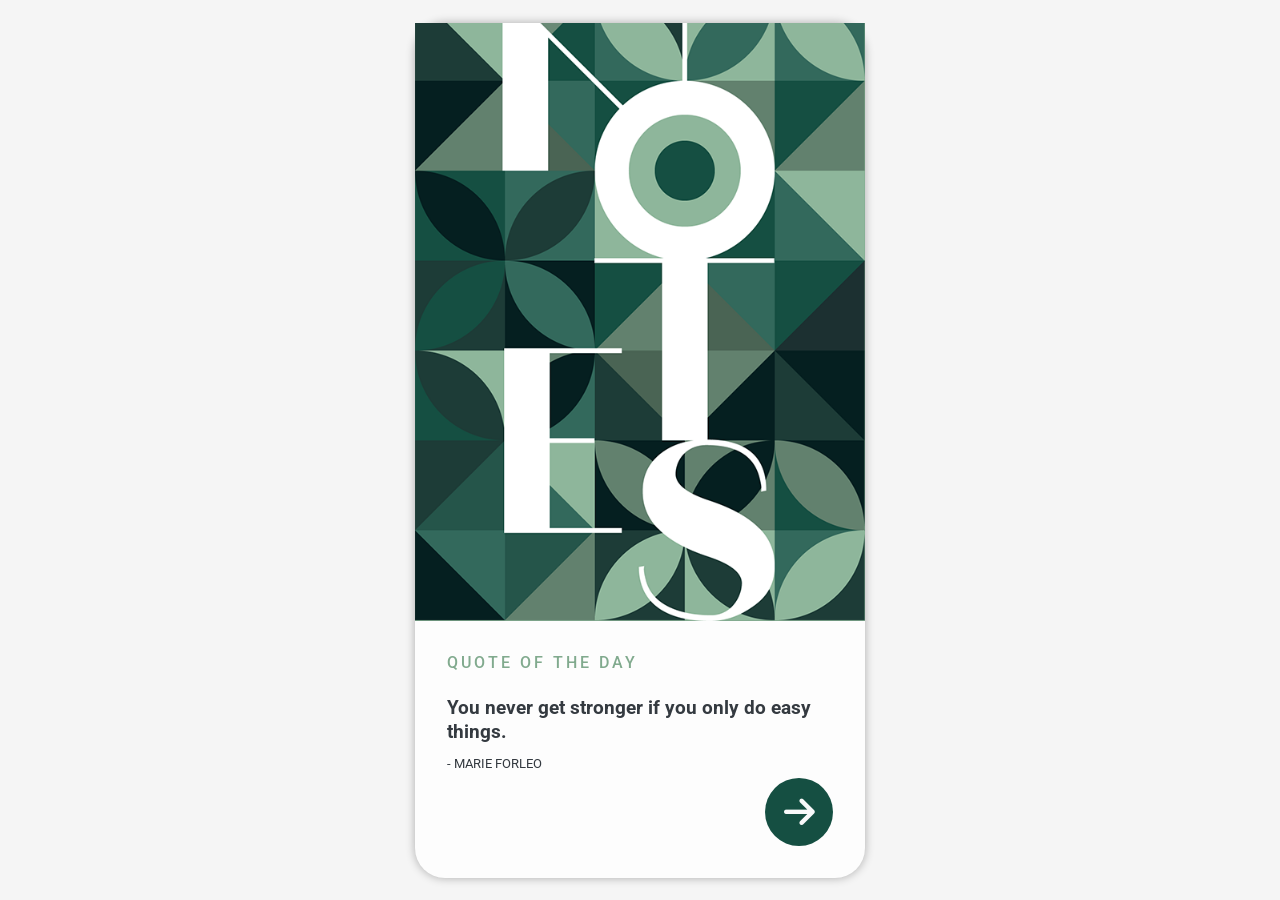
<file: 01.notes-app/index.html>
<!DOCTYPE html>
<html lang="el">
<head>
  <title>Notes | Μείνετε οργανωμένοι με το ψηφιακό σημειωματάριο</title>
  <meta charset="UTF-8">
  <meta name="viewport" content="width=device-width, initial-scale=1.0">
  <meta name="application-name" content="NOTES">
  <meta name="description" content="NOTES is a web app designed as a digital notepad for the users to write easily and quickly their thoughts, ideas and to-dos in the form of digital notes, helping them to stay organized and manage their tasks effectively.">
  <!-- Favicon -->
  <link rel="icon" href="./img/favicon.ico" sizes="16x16 32x32 48x48" type="image/x-icon">
  <link rel="icon" href="./img/favicon-16x16.png" sizes="16x16" type="image/png">
  <link rel="icon" href="./img/favicon-32x32.png" sizes="32x32" type="image/png">
  <link rel="apple-touch-icon" href="./img/apple-touch-icon-180x180.png" sizes="180x180" type="image/png">
  <link rel="icon" href="./img/android-chrome-192x192.png" sizes="192x192" type="image/png">
  <!-- Google font links -->
  <link rel="preconnect" href="https://fonts.googleapis.com">
  <link rel="preconnect" href="https://fonts.gstatic.com" crossorigin>
  <link rel="stylesheet" href="https://fonts.googleapis.com/css2?family=Roboto:ital,wght@0,100..900;1,100..900&display=swap">
  <!-- Fontawesome link -->
  <link rel="stylesheet" href="https://cdnjs.cloudflare.com/ajax/libs/font-awesome/6.6.0/css/all.min.css" integrity="sha512-Kc323vGBEqzTmouAECnVceyQqyqdsSiqLQISBL29aUW4U/M7pSPA/gEUZQqv1cwx4OnYxTxve5UMg5GT6L4JJg==" crossorigin="anonymous" referrerpolicy="no-referrer">
  <!-- Custom CSS links -->
  <link rel="stylesheet" href="./styles/main.css">
  <link rel="stylesheet" href="./styles/index.css">
</head>
<body>
  <div class="app-container">
    <!-- Hero image -->
    <div class="hero-img"></div>

    <!-- Quote -->
    <div class="quote-wrapper" lang="en">
      <p class="title">QUOTE OF THE DAY</p>
      <blockquote>
        <p id="quote" class="quote"></p>
      </blockquote>
      <p id="author" class="author"></p>
    </div>

    <!-- Next Button -->
    <div class="btn btn-next">
      <a href="./notes.html" title="Μετάβαση στις Σημειώσεις">
        <i class="fa-solid fa-arrow-right" aria-hidden="true"></i>
        <span class="visually-hidden">Μετάβαση στις Σημειώσεις</span>
      </a>
    </div>
  </div>

  <script src="./js/index.js"></script>
</body>
</html>
</file>
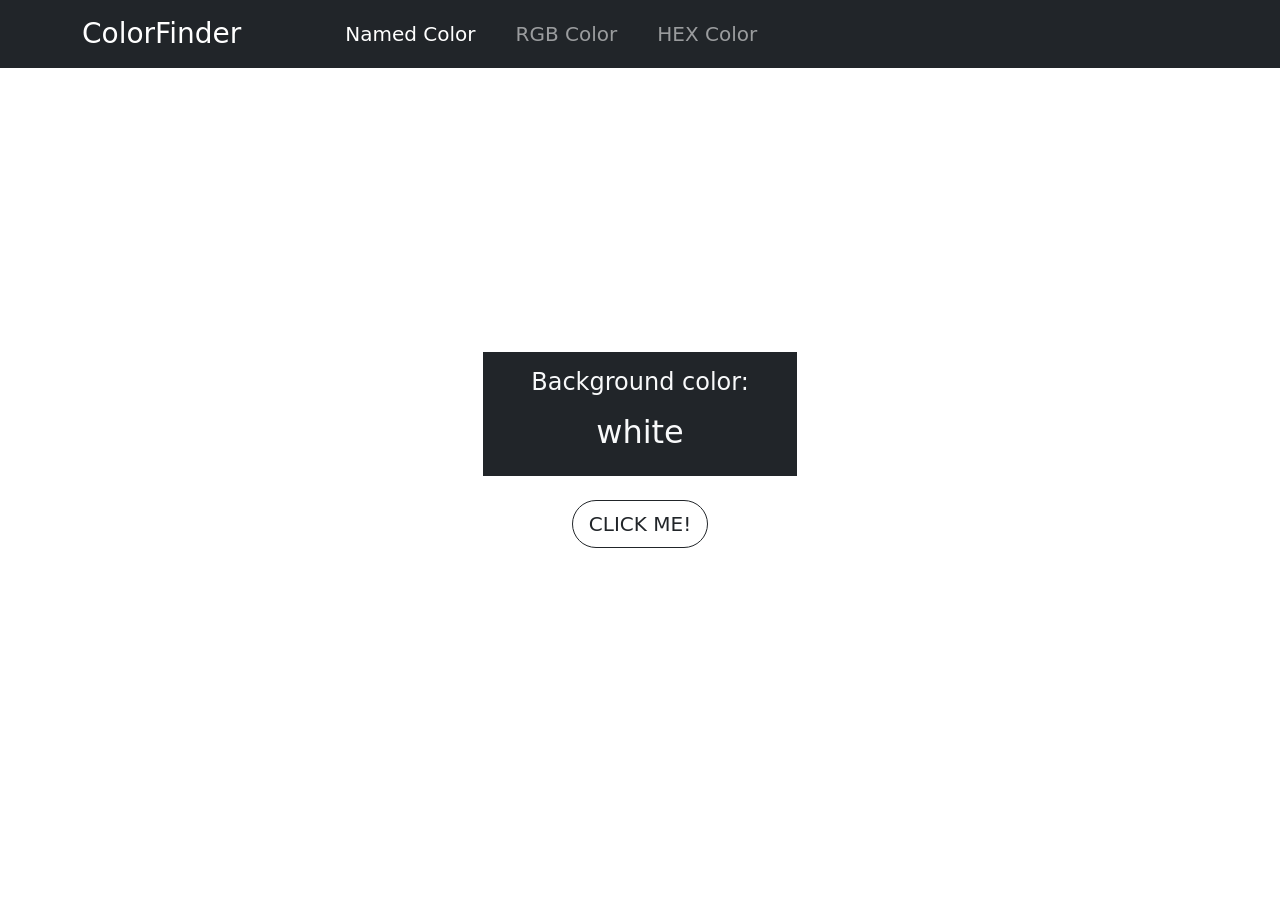
<file: 02.color-finder-app/index.html>
<!DOCTYPE html>
<html lang="en">
<head>
  <title>Color Finder</title>
  <meta charset="UTF-8">
  <meta name="viewport" content="width=device-width, initial-scale=1.0">
  <link rel="icon" href="./img/favicon.ico">
  <!-- Bootstrap link -->
  <link rel="stylesheet" href="https://cdn.jsdelivr.net/npm/bootstrap@5.3.8/dist/css/bootstrap.min.css" integrity="sha384-sRIl4kxILFvY47J16cr9ZwB07vP4J8+LH7qKQnuqkuIAvNWLzeN8tE5YBujZqJLB" crossorigin="anonymous">
</head>
<body>
  <header>
    <nav class="navbar navbar-expand-md navbar-dark bg-dark fixed-top" data-bs-theme="dark">
      <div class="container-md">
        <!-- Logo -->
        <a class="navbar-brand me-5 fs-3" href="#top" translate="no">
          Color<span class="fw-medium">Finder</span>
        </a>

        <!-- Toggle Button -->
        <button class="navbar-toggler" data-bs-toggle="collapse" data-bs-target="#navbarNavCollapsible">
          <span class="navbar-toggler-icon"></span>
        </button>

        <!-- Menu -->
        <div id="navbarNavCollapsible" class="collapse navbar-collapse">
          <ul class="navbar-nav ms-md-5 fs-5">
            <li class="nav-item me-4">
              <button class="nav-link active" data-mode="named" translate="no">Named Color</button>
            </li>
            <li class="nav-item me-4">
              <button class="nav-link" data-mode="rgb" translate="no">RGB Color</button>
            </li>
            <li class="nav-item me-4">
              <button class="nav-link" data-mode="hex" translate="no">HEX Color</button>
            </li>
          </ul>
        </div>
      </div>
    </nav>
  </header>

  <main>
    <div class="vh-100 d-flex flex-column gap-4 align-items-center justify-content-center">
      <div class="px-5 py-3 bg-dark text-light d-flex flex-column gap-2 align-items-center justify-content-center">
        <h1 class="h4">Background color:</h1>
        <p id="color" class="h2" translate="no">white</p>
      </div>
      <button id="clickMeBtn" class="btn btn-lg btn-outline-dark rounded-pill">CLICK ME!</button>
    </div>
  </main>

  <!-- Bootstrap JS link -->
  <script src="https://cdn.jsdelivr.net/npm/bootstrap@5.3.8/dist/js/bootstrap.bundle.min.js" integrity="sha384-FKyoEForCGlyvwx9Hj09JcYn3nv7wiPVlz7YYwJrWVcXK/BmnVDxM+D2scQbITxI" crossorigin="anonymous"></script>
  <!-- jQuery link -->
  <script src="https://cdn.jsdelivr.net/npm/jquery@3.7.1/dist/jquery.min.js" integrity="sha256-/JqT3SQfawRcv/BIHPThkBvs0OEvtFFmqPF/lYI/Cxo=" crossorigin="anonymous"></script>
  <!-- Custom JS -->
  <script src="./main.js"></script>
</body>
</html>
</file>
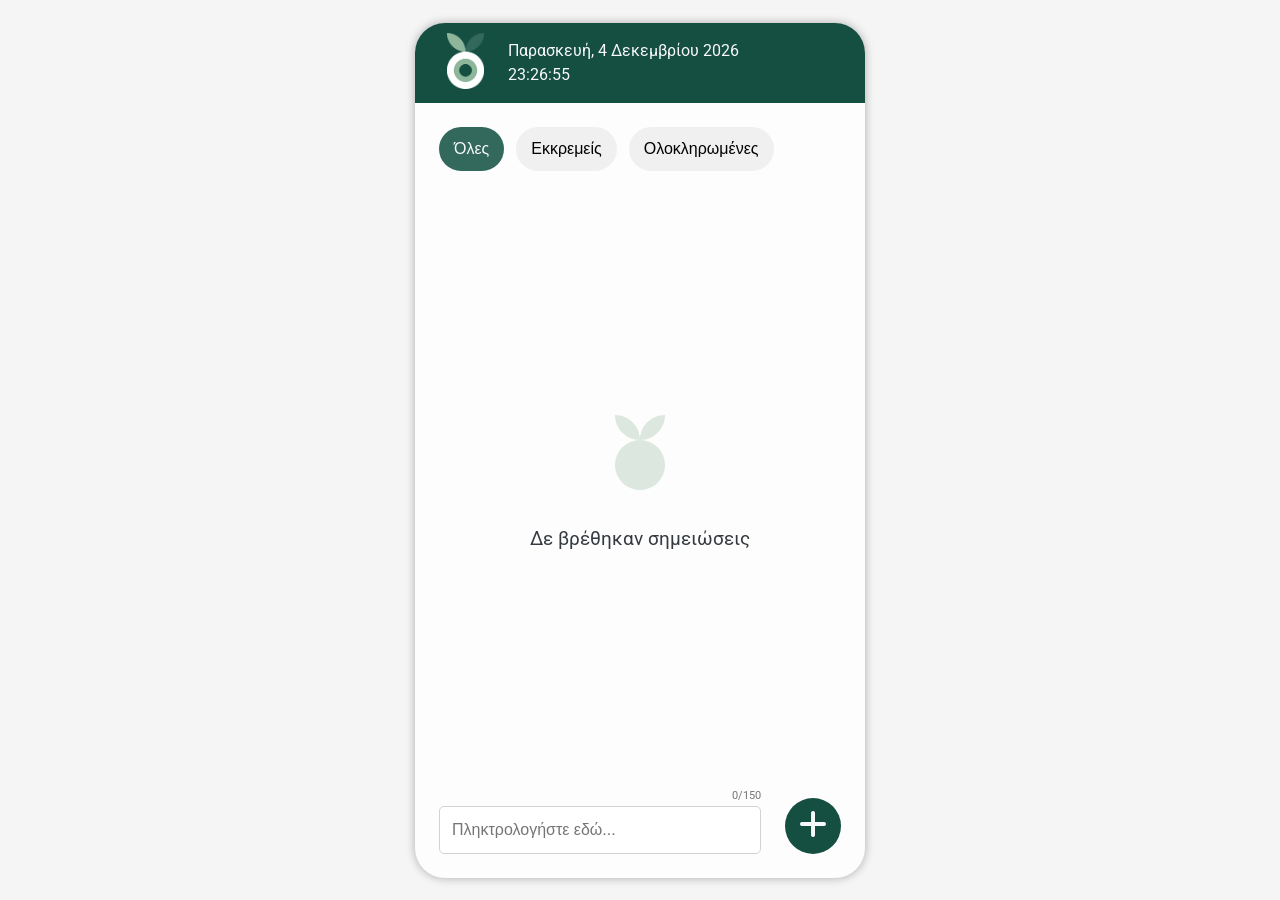
<file: 01.notes-app/notes.html>
<!DOCTYPE html>
<html lang="el">
<head>
  <title>Οι σημειώσεις μου | Notes</title>
  <meta charset="UTF-8">
  <meta name="viewport" content="width=device-width, initial-scale=1.0">
  <!-- Favicon -->
  <link rel="icon" href="./img/favicon.ico" sizes="16x16 32x32 48x48" type="image/x-icon">
  <link rel="icon" href="./img/favicon-16x16.png" sizes="16x16" type="image/png">
  <link rel="icon" href="./img/favicon-32x32.png" sizes="32x32" type="image/png">
  <link rel="apple-touch-icon" href="./img/apple-touch-icon-180x180.png" sizes="180x180" type="image/png">
  <link rel="icon" href="./img/android-chrome-192x192.png" sizes="192x192" type="image/png">
  <!-- Google font links -->
  <link rel="preconnect" href="https://fonts.googleapis.com">
  <link rel="preconnect" href="https://fonts.gstatic.com" crossorigin>
  <link rel="stylesheet" href="https://fonts.googleapis.com/css2?family=Roboto:ital,wght@0,100..900;1,100..900&display=swap">
  <!-- Fontawesome link -->
  <link rel="stylesheet" href="https://cdnjs.cloudflare.com/ajax/libs/font-awesome/6.6.0/css/all.min.css" integrity="sha512-Kc323vGBEqzTmouAECnVceyQqyqdsSiqLQISBL29aUW4U/M7pSPA/gEUZQqv1cwx4OnYxTxve5UMg5GT6L4JJg==" crossorigin="anonymous" referrerpolicy="no-referrer">
  <!-- Custom CSS links -->
  <link rel="stylesheet" href="./styles/main.css">
  <link rel="stylesheet" href="./styles/notes.css">
</head>
<body>
  <div class="app-container">
    <header>
      <div class="header">
        <a href="./index.html">
          <img src="./img/logo.png" alt="Notes" title="Επιστροφή στην Αρχική σελίδα" width="auto" height="56" translate="no">
          <span class="visually-hidden">Επιστροφή στην Αρχική σελίδα</span>
        </a>
        <div class="datetime">
          <p id="currentDate"></p>
          <p id="currentTime"></p>
        </div>
      </div>
    </header>
    
    <main>
      <div class="main">
        <!-- Filtering -->
        <div class="filters">
          <button class="btn btn-filter active" data-filter="all">Όλες</button>
          <button class="btn btn-filter" data-filter="pending">Εκκρεμείς</button>
          <button class="btn btn-filter" data-filter="completed">Ολοκληρωμένες</button>
        </div>

        <!-- The area for the notes to be shown -->
        <div class="notes-wrapper"></div>

        <!-- Form for the user to type and add a new note -->
        <form id="inputNoteForm" class="input-note-form">
          <div class="input-group">
            <span id="inputChars" class="input-chars" data-max="150">0</span>
            <input id="inputNote" class="input-note" type="text" placeholder="Πληκτρολογήστε εδώ..." maxlength="150">
          </div>
          <button id="btnAddNote" class="btn btn-add-note" title="Προσθήκη σημείωσης">
            <i class="fa-solid fa-plus" aria-hidden="true"></i>
            <span class="visually-hidden">Προσθήκη σημείωσης</span>
          </button>
        </form>
      </div>
    </main>
  </div>

  <script src="./js/notes.js"></script>
</body>
</html>
</file>
<file: 01.notes-app/styles/main.css>
:root {
  --font-family: "Roboto", sans-serif;
  --color-light: #f8f9fa;
  --color-dark: #343a40;
  --color-brand-1: #81aa8e;
  --color-brand-2: #62816e;
  --color-brand-3: #33695c;
  --color-brand-4: #154f42;
  --color-brand-5: #1d3c37;
  --color-brand-6: #051f20;
  --color-btn: var(--color-brand-4);
  --color-header: var(--color-brand-4);
  --bg-note-light: #f0f0f0;
  --bg-note-dark: #cbe2d2;
  --spacing-xs: 4px;
  --spacing-s: 12px;
  --spacing-m: 24px;
  --spacing-l: 32px;
  --height-header: 80px;
  --height-filters: 44px;
  --height-form: 72px;
  /* modile */
  --width-container-mobile: 100vw;
  --height-container-mobile: 100vh;
  --height-main-mobile: calc(var(--height-container-mobile) - var(--height-header));
  /* desktop */
  --width-container-desktop: 450px;
  --height-container-desktop: 95vh;
  --height-main-desktop: calc(var(--height-container-desktop) - var(--height-header));
}

*, *::after, *::before {
  box-sizing: border-box;
  margin: 0;
  padding: 0;
}

body {
  height: 100vh;
  background-color: rgb(245, 245, 245);
  color: var(--color-dark);
  font-family: var(--font-family);
  display: grid;
  place-items: center;
}

.app-container {
  width: var(--width-container-mobile);
  height: var(--height-container-mobile);
  background-color: rgb(253, 253, 253);
  display: flex;
  flex-direction: column;
}

.visually-hidden {
  position: absolute;
  width: 1px;
  height: 1px;
  padding: 0;
  margin: -1px;
  overflow: hidden;
  clip: rect(0, 0, 0, 0);
  white-space: nowrap;
  border: 0;
}

/* Buttons */
.btn:focus {
  outline-width: 3px;
  outline-offset: 3px;
}

.btn:hover {
  box-shadow: 0px 0px 10px rgba(0, 0, 0, 0.5);
}

.btn:active {
  box-shadow: none;
}

@media (min-width: 450px) {
  .app-container {
    width: var(--width-container-desktop);
    height: var(--height-container-desktop);
    border-radius: 30px;
    box-shadow: 0px 0px 10px rgba(0, 0, 0, 0.3);
  }
}
</file>
<file: 01.notes-app/styles/index.css>
.hero-img {
  height: 70%;
  background-color: var(--color-brand-1);
  background-image: url("../img/hero-img.png");
  background-repeat: no-repeat;
  background-size: cover;
  background-position: bottom;
}

/* Styling for quote */
.quote-wrapper {
  flex: 1;
  padding: 0 var(--spacing-l);
}

.title {
  margin-top: var(--spacing-l);
  margin-bottom: var(--spacing-m);
  color: var(--color-brand-1);
  font-weight: 500;
  letter-spacing: 3px;
}

.quote {
  font-size: 1.2rem;
  font-weight: bold;
  line-height: 1.5rem;
}

.author {
  margin-top: var(--spacing-s);
  font-size: smaller;
}

.author::before {
  content: "- ";
}

/* Styling for Next button */
.btn-next {
  flex-shrink: 0;
  width: 68px;
  height: 68px;
  margin-right: var(--spacing-l);
  margin-bottom: var(--spacing-l);
  border-radius: 50%;
  background-color: var(--color-btn);
  align-self: flex-end;
}

.btn-next > a {
  height: 100%;
  color: var(--color-light);
  font-size: 2.2rem;
  text-decoration: none;
  display: flex;
  justify-content: center;
  align-items: center;
}

.btn-next > a:focus {
  outline-width: 3px;
  outline-offset: 3px;
  border-radius: 50%;
} 

@media (min-width: 450px) {
  .hero-image {
    border-radius: 30px 30px 0 0;
  }
}
</file>
<file: 01.notes-app/styles/notes.css>
/* Styling for Header */
.header {
  height: var(--height-header);
  padding: 0 var(--spacing-l);
  background-color: var(--color-header);
  display: flex;
  align-items: center;
  gap: var(--spacing-m);
}

.datetime {
  color: var(--color-light);
  line-height: 1.5rem;
}

/* Styling for Main */
.main {
  height: var(--height-main-mobile);
  padding: var(--spacing-m);
  display: flex;
  flex-direction: column;
  gap: var(--spacing-m);
}

/* Filters */
.filters {
  height: var(--height-filters);
  display: flex;
  gap: var(--spacing-s);
}

.btn-filter {
  padding: 10px 15px;
  border: 0;
  border-radius: 100px;
  background-color: var(--bg-note-light);
  cursor: pointer;
  font-size: 1rem;
}

.active {
  background-color: var(--color-brand-3);
  color: var(--color-light);
}

/* Notes */
.notes-wrapper {
  flex: 1;
  display: flex;
  flex-direction: column;
  gap: var(--spacing-s);
  overflow: auto;
}

.not-found {
  height: 100%;
  display: flex;
  flex-direction: column;
  gap: var(--spacing-m);
  justify-content: center;
  align-items: center;
  text-align: center;
  font-size: 1.2rem;
}

.not-found-img {
  width: 50px;
  height: 100px;
  background-image: url("../img/logo-silhouette.svg");
  background-repeat: no-repeat;
  background-size: contain;
  background-position: center;
  opacity: 30%;
}

.note {
  background-color: var(--bg-note-dark);
  padding: var(--spacing-s);
  border-radius: 5px;
  display: flex;
  justify-content: space-between;
  gap: var(--spacing-s);
}

.note-checked {
  background-color: var(--bg-note-light);
  text-decoration: line-through;
}

.note-info {
  display: flex;
  gap: var(--spacing-s);
}

.note-checkbox {
  width: 44px;
  height: 44px;
  accent-color: var(--color-brand-4);
  cursor: pointer;
}

.note-text {
  flex: 1;
  align-self: center;
  line-height: 1.2rem;
  overflow-wrap: break-word;
}

.btn-del-note {
  padding: 5px;
  border: 0;
  background-color: transparent;
  color: var(--color-brand-6);
  font-size: 2rem;
  cursor: pointer;
}

.btn-del-note:hover {
  color: rgb(219, 5, 5);
}

.btn-del-note:active {
  color: var(--color-brand-6);
}

/* Form */
.input-note-form {
  height: var(--height-form);
  display: flex;
  gap: var(--spacing-m);
  align-items: flex-end;
}

.input-group {
  flex: 1;
  display: flex;
  flex-direction: column;
  gap: var(--spacing-xs);
}

.input-chars {
  color: rgb(115, 115, 115);
  font-size: 0.7rem;
  align-self: flex-end;
}

.input-chars::after {
  content: '/' attr(data-max);
}

.input-note {
  height: 48px;
  border: 1px solid lightgray;
  border-radius: 5px;
  padding: 0 var(--spacing-s);
  font-size: 1rem;
}

.btn-add-note {
  width: 56px;
  height: 56px;
  border: 0;
  border-radius: 50%;
  background-color: var(--color-btn);
  color: var(--color-light);
  font-size: 2rem;
  cursor: pointer;
}

@media (min-width: 450px) {
  /* Styling for Header */
  .header {
    border-radius: 30px 30px 0 0;
  }

  /* Styling for Main */
  .main {
    height: var(--height-main-desktop);
    border-radius: 0 0 30px 30px;
    gap: var(--spacing-s);
  }
}
</file>
